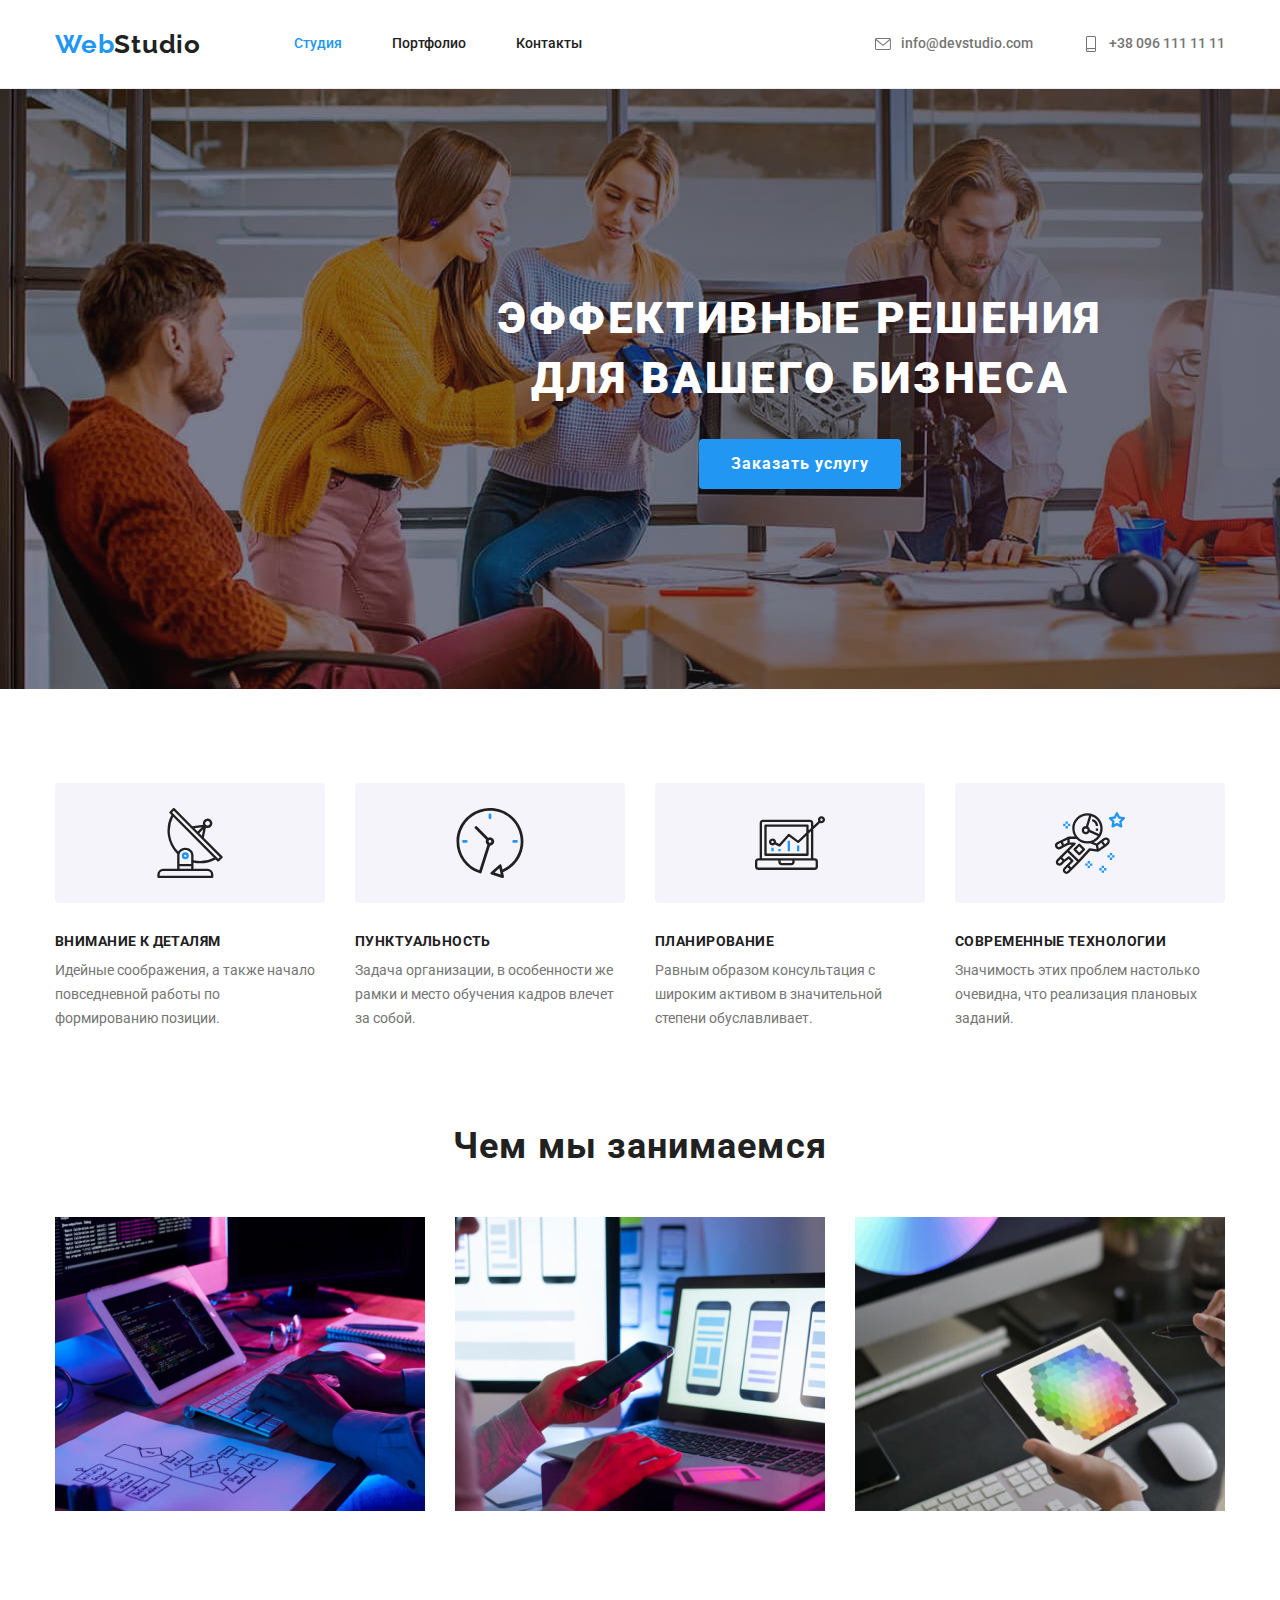
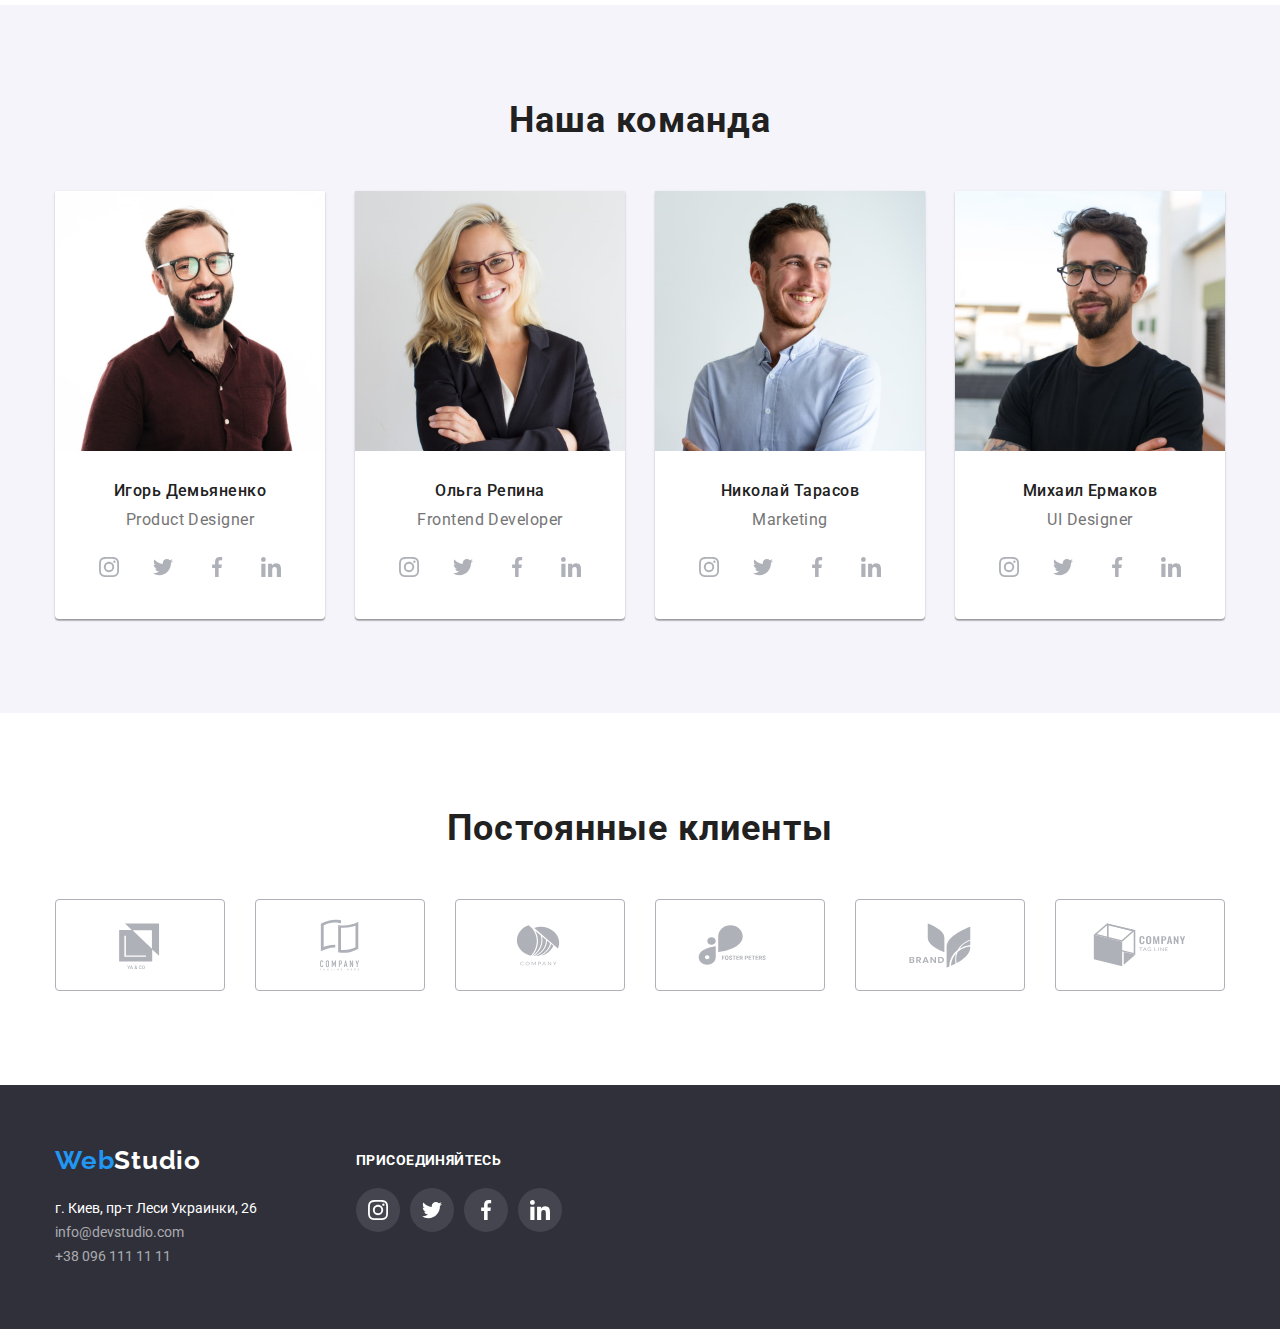
<file: index.html>
<!DOCTYPE html>
<html lang="en">
  <head>
    <meta charset="UTF-8" />
    <meta http-equiv="X-UA-Compatible" content="IE=edge" />
    <meta name="viewport" content="width=device-width, initial-scale=1.0" />
    <title>Document</title>
    <link
      rel="stylesheet"
      href="https://cdnjs.cloudflare.com/ajax/libs/modern-normalize/1.1.0/modern-normalize.min.css"
    />
    <link
      href="https://fonts.googleapis.com/css2?family=Raleway:wght@700&family=Roboto:wght@400;500;700;900&display=swap"
      rel="stylesheet"
    />
    <link rel="stylesheet" href="./styles/styles.css" />
  </head>
  <body>
    <header>
      <div class="container header-container">
        <a class="link upper-logo" href="./index.html"
          ><span class="logo-accent">Web</span>Studio</a
        >
        <nav class="header-nav">
          <ul class="list header-nav">
            <li class="header-list-item"><a class="link nav current" href="./index.html">Студия</a></li>
            <li class="header-list-item">
              <a class="link nav" href="./portfolio.html">Портфолио</a>
            </li>
            <li class="header-list-item"><a class="link nav" href="">Контакты</a></li>
          </ul>
        </nav>
        <ul class="list header-contact-list">
        <li class="header-list-item">
        
            <a class="link contact" href="mailto:info@devstudio.com"><svg class="header-icon">
                    <use href="./images/items.svg#icon-envelope"></use>
                </svg>info@devstudio.com</a>
        </li>
        <li class="header-list-item">
        
            <a class="link contact" href="tel:+380961111111"> <svg class="header-icon">
                    <use href="./images/items.svg#icon-smartphone"></use>
                </svg>+38 096 111 11 11</a>
        </li>
        </ul>
      </div>
    </header>
    <main>
      <!--Банер ефективні рішення-->
      <section class="banner">
        <div class="container banner-container">
          <h1 class="slogan">Эффективные решения для вашего бизнеса</h1>
          <button class="order" type="button">Заказать услугу</button>
        </div>
      </section>
      <!--Перелік переваг-->
      <section class="container advantages-container">
        <div>
          <h2 class="visually-hidden">Наші переваги</h2>
          <ul class="list advantages-list">
            <li class="advantages-item">
                <div class="icon-container"><svg class="advantages-icon">
                    <use href="./images/symbol-defs.svg#icon-antenna"></use>
                </svg></div>
              <h3 class="advantages">Внимание к деталям</h3>
              <p>
                Идейные соображения, а также начало повседневной работы по формированию позиции.
              </p>
            </li>
            
            <li class="advantages-item">
                <div class="icon-container">
                <svg class="advantages-icon">
                    <use href="./images/symbol-defs.svg#icon-clock"></use>
                </svg></div>
              <h3 class="advantages">Пунктуальность</h3>
              <p>
                Задача организации, в особенности же рамки и место обучения кадров влечет за собой.
              </p>
            </li>
            <li class="advantages-item">
                <div class="icon-container">
                <svg class="advantages-icon">
                    <use href="./images/symbol-defs.svg#icon-diagram"></use>
                </svg></div>
              <h3 class="advantages">Планирование</h3>
              <p>
                Равным образом консультация с широким активом в значительной степени обуславливает.
              </p>
            </li>
            <li class="advantages-item">
                <div class="icon-container">
                <svg class="advantages-icon">
                    <use href="./images/symbol-defs.svg#icon-astronaut"></use>
                </svg></div>
              <h3 class="advantages">Современные технологии</h3>
              <p>Значимость этих проблем настолько очевидна, что реализация плановых заданий.</p>
            </li>
          </ul>
        </div>
      </section>
      <!--Чим займаємося-->
      <section>
        <div class="container main-act-container">
          <h2 class="header-2">Чем мы занимаемся</h2>
          <ul class="list main-act-list">
            <li class="main-act-item">
              <img src="./images/image1.jpg" alt="Чоловік друкує" width="370" />
            </li>
            <li class="main-act-item">
              <img src="./images/image2.jpg" alt="Жінка з телефоном" width="370" />
            </li>
            <li class="main-act-item">
              <img src="./images/image3.jpg" alt="Планшет з спектром" width="370" />
            </li>
          </ul>
        </div>
      </section>
      <!--Наша команда-->
      <section class="team-section">
        <div class="container team-container">
          <h2 class="header-2" style="margin-bottom: 50px">Наша команда</h2>
          <ul class="list team-list">
            <li class="team-item">
              <img src="./images/image4.jpg" alt="фото Игорь Демьяненко" width="270" />
              <h4 class="hero">Игорь Демьяненко</h4>
              <p class="hero-description">Product Designer</p>
              <ul class="list social-links">
                <li class="social-item">
                    <a class="social-link" href="">
                        <svg class="social-icon">
                            <use href="./images/items.svg#icon-instagram"></use>
                        </svg>
                    </a>
                </li>
                <li class="social-item">
                    <a class="social-link" href="">
                        <svg class="social-icon">
                            <use href="./images/items.svg#icon-twitter"></use>
                        </svg>
                    </a>
                </li>
                <li class="social-item">
                    <a class="social-link" href="">
                        <svg class="social-icon">
                            <use href="./images/items.svg#icon-facebook"></use>
                        </svg>
                    </a>
                </li>
                <li class="social-item">
                    <a class="social-link" href="">
                        <svg class="social-icon">
                            <use href="./images/items.svg#icon-linkedin"></use>
                        </svg>
                    </a>
                </li>
              </ul>
            </li>
            <li class="team-item">
              <img src="./images/image5.jpg" alt="фото Ольга Репина" width="270" />
              <h4 class="hero">Ольга Репина</h4>
              <p class="hero-description">Frontend Developer</p>
            <ul class="list social-links">
                <li class="social-item">
                    <a class="social-link" href="">
                        <svg class="social-icon">
                            <use href="./images/items.svg#icon-instagram"></use>
                        </svg>
                    </a>
                </li>
                <li class="social-item">
                    <a class="social-link" href="">
                        <svg class="social-icon">
                            <use href="./images/items.svg#icon-twitter"></use>
                        </svg>
                    </a>
                </li>
                <li class="social-item">
                    <a class="social-link" href="">
                        <svg class="social-icon">
                            <use href="./images/items.svg#icon-facebook"></use>
                        </svg>
                    </a>
                </li>
                <li class="social-item">
                    <a class="social-link" href="">
                        <svg class="social-icon">
                            <use href="./images/items.svg#icon-linkedin"></use>
                        </svg>
                    </a>
                </li>
            </ul>
            </li>
            <li class="team-item">
              <img src="./images/image6.jpg" alt="фото Николай Тарасов" width="270" />
              <h4 class="hero">Николай Тарасов</h4>
              <p class="hero-description">Marketing</p>
            <ul class="list social-links">
                <li class="social-item">
                    <a class="social-link" href="">
                        <svg class="social-icon">
                            <use href="./images/items.svg#icon-instagram"></use>
                        </svg>
                    </a>
                </li>
                <li class="social-item">
                    <a class="social-link" href="">
                        <svg class="social-icon">
                            <use href="./images/items.svg#icon-twitter"></use>
                        </svg>
                    </a>
                </li>
                <li class="social-item">
                    <a class="social-link" href="">
                        <svg class="social-icon">
                            <use href="./images/items.svg#icon-facebook"></use>
                        </svg>
                    </a>
                </li>
                <li class="social-item">
                    <a class="social-link" href="">
                        <svg class="social-icon">
                            <use href="./images/items.svg#icon-linkedin"></use>
                        </svg>
                    </a>
                </li>
            </ul>
            </li>
            <li class="team-item">
              <img src="./images/image7.jpg" alt="фото Михаил Ермаков" width="270" />
              <h4 class="hero">Михаил Ермаков</h4>
              <p class="hero-description">UI Designer</p>
            <ul class="list social-links">
                <li class="social-item">
                    <a class="social-link" href="">
                        <svg class="social-icon">
                            <use href="./images/items.svg#icon-instagram"></use>
                        </svg>
                    </a>
                </li>
                <li class="social-item">
                    <a class="social-link" href="">
                        <svg class="social-icon">
                            <use href="./images/items.svg#icon-twitter"></use>
                        </svg>
                    </a>
                </li>
                <li class="social-item">
                    <a class="social-link" href="">
                        <svg class="social-icon">
                            <use href="./images/items.svg#icon-facebook"></use>
                        </svg>
                    </a>
                </li>
                <li class="social-item">
                    <a class="social-link" href="">
                        <svg class="social-icon">
                            <use href="./images/items.svg#icon-linkedin"></use>
                        </svg>
                    </a>
                </li>
            </ul>
            </li>
          </ul>
        </div>
      </section>
      <!--Постійні клієнти-->
      <section class="customers-section">
        <div class="container customers-container">
        <h2 class="header-2" style="margin-bottom: 50px">Постоянные клиенты</h2>
        <ul class="list customers-list">
          <li class="customer-item">
                           <svg class="customer-icon">
                    <use href="./images/items.svg#icon-Logo-1"></use>
                </svg>
                      </li>
            <li class="customer-item">
                
                            <svg class="customer-icon">
                    <use href="./images/items.svg#icon-Logo-2"></use>
                    </svg>
               
            </li>
            <li class="customer-item">
                
                            <svg class="customer-icon">
                    <use href="./images/items.svg#icon-Logo-3"></use>
                    </svg>
               
            </li>
            <li class="customer-item">
                
                            <svg class="customer-icon">
                    <use href="./images/items.svg#icon-Logo-4"></use>
                    </svg>
                
            </li>
            <li class="customer-item">
                
                            <svg class="customer-icon">
                    <use href="./images/items.svg#icon-Logo-5"></use>
                    </svg>
                
            </li>
            <li class="customer-item">
               
                            <svg class="customer-icon">
                    <use href="./images/items.svg#icon-Logo-6"></use>
                    </svg>
               
            </li>

        </ul>
    </div>
      </section>
    </main>
    <footer>
      <div class="container footer-container">
        <div class="container footer-address">
          <a class="link logo" href="./index.html"><span class="logo-accent">Web</span>Studio</a>

          <address>
            <ul class="list address">
              <li><a class="link" href="">г. Киев, пр-т Леси Украинки, 26</a></li>
              <li>
                <a class="link mail-tel" href="mailto:info@devstudio.com">info@devstudio.com</a>
              </li>
              <li><a class="link mail-tel" href="tel:+380961111111">+38 096 111 11 11 </a></li>
            </ul>
          </address>
        </div>

        <div class="container join-cont">
          <h3 class="join">Присоединяйтесь</h3>
          <ul class="list social-links footer">
            <li class="social-item"><a class="social-link" href=""><svg class="social-icon footer-icon">
                <use href="./images/items.svg#icon-instagram"></use>
            </svg></a></li>
            <li class="social-item"><a class="social-link" href=""><svg class="social-icon footer-icon">
                <use href="./images/items.svg#icon-twitter"></use>
            </svg></a></li>
            <li class="social-item"><a class="social-link" href=""><svg class="social-icon footer-icon">
                <use href="./images/items.svg#icon-facebook"></use>
            </svg></a></li>
            <li class="social-item"><a class="social-link" href=""><svg class="social-icon footer-icon">
                <use href="./images/items.svg#icon-linkedin"></use>
            </svg></a></li>
          </ul>
        </div>
      </div>
    </footer>
  </body>
</html>
</file>
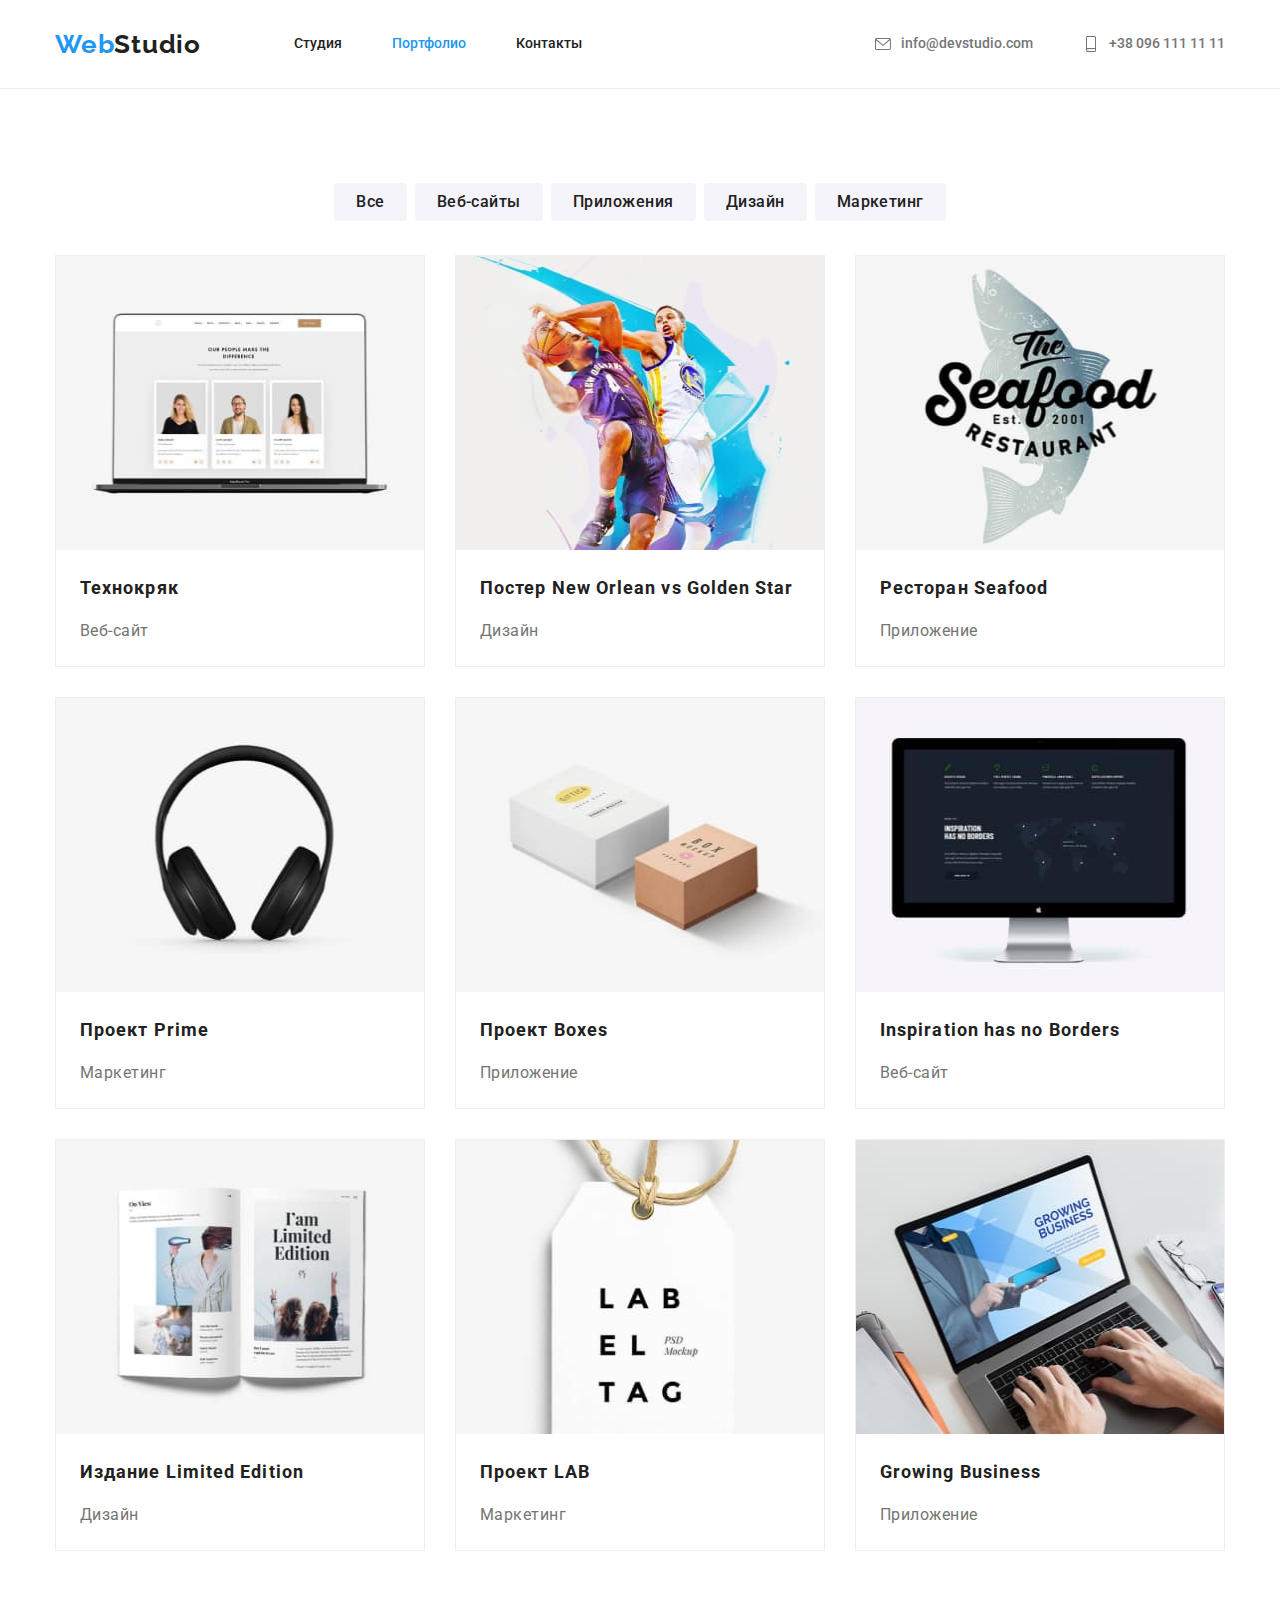
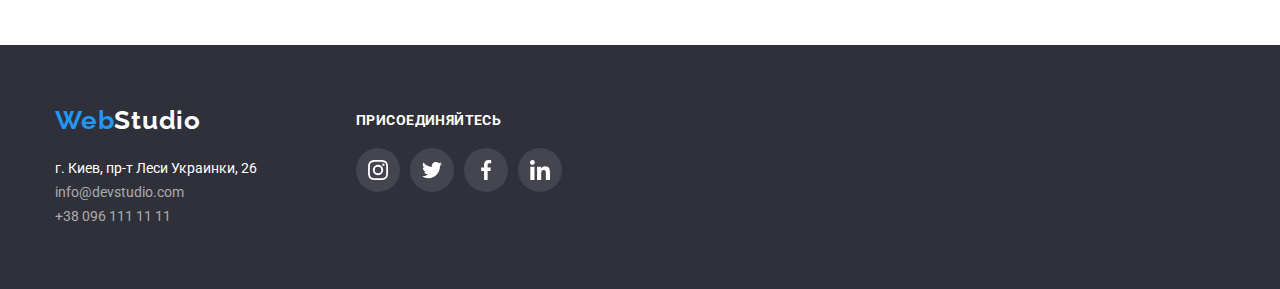
<file: portfolio.html>
<!DOCTYPE html>
<html lang="en">

<head>
    <meta charset="UTF-8">
    <meta http-equiv="X-UA-Compatible" content="IE=edge">
    <meta name="viewport" content="width=device-width, initial-scale=1.0">
    <title>Document</title>
    <link rel="stylesheet" href="https://cdnjs.cloudflare.com/ajax/libs/modern-normalize/1.1.0/modern-normalize.min.css">
    <link
        href="https://fonts.googleapis.com/css2?family=Raleway:wght@700&family=Roboto:wght@400;500;700;900&display=swap"
        rel="stylesheet">
    <link rel="stylesheet" href="./styles/styles.css">
</head>

<body>
    <header>
        <div class="container header-container">
            <a class="link upper-logo" href="./index.html"><span class="logo-accent">Web</span>Studio</a>
            <nav class="header-nav">
                <ul class="list header-nav">
                    <li class="header-list-item"><a class="link nav" href="./index.html">Студия</a></li>
                    <li class="header-list-item">
                        <a class="link nav current" href="./portfolio.html">Портфолио</a>
                    </li>
                    <li class="header-list-item"><a class="link nav" href="">Контакты</a></li>
                </ul>
            </nav>
            <ul class="list header-contact-list">
                <li class="header-list-item">
                    
                    <a class="link contact" href="mailto:info@devstudio.com"><svg class="header-icon">
                        <use href="./images/items.svg#icon-envelope"></use>
                    </svg>info@devstudio.com</a>
                </li>
                <li class="header-list-item">
                   
                    <a class="link contact" href="tel:+380961111111"> <svg class="header-icon">
                        <use href="./images/items.svg#icon-smartphone"></use>
                    </svg>+38 096 111 11 11</a>
                </li>
            </ul>
        </div>
    </header>
   
    <main>
        
        <section>
        <div class="container portfolio-container">    
            <h1 class="visually-hidden">Портфоліо</h1>
            <ul class="list filter-list">
                <li class="filter-item"><button type="button" class="button filter">Все</button></li>
                <li class="filter-item"><button type="button" class="button filter">Веб-сайты</button></li>
                <li class="filter-item"><button type="button" class="button filter">Приложения</button></li>
                <li class="filter-item"><button type="button" class="button filter">Дизайн</button></li>
                <li class="filter-item"><button type="button" class="button filter">Маркетинг</button></li>
            </ul>
        <ul class="list project-list">
            <li class="project-item"><a class="link project-link" href=""><img class="image" src="./images/img-7.jpg" alt="Ноутбук вебсторінка">
                <h2 class="project">Технокряк</h2>
                <p class="project-class">Веб-сайт</p></a></li>
            <li class="project-item"><a class="link project-link" href=""><img class="image" src="./images/img-8.jpg" alt="Постер баскетбол">
                <h2 class="project">Постер New Orlean vs Golden Star</h2>
                <p class="project-class">Дизайн</p></a></li>
            <li class="project-item"><a class="link project-link" href=""><img class="image" src="./images/img-9.jpg" alt="Логотип рибного ресторану">
                <h2 class="project">Ресторан Seafood</h2>
                <p class="project-class">Приложение</p></a></li>
            <li class="project-item"><a class="link project-link" href=""><img class="image" src="./images/img-10.jpg" alt="Навушники">
                <h2 class="project">Проект Prime</h2>
                <p class="project-class">Маркетинг</p></a></li>
            <li class="project-item"><a class="link project-link" href=""><img class="image" src="./images/img-11.jpg" alt="Дві коробки">
                <h2 class="project">Проект Boxes</h2>
                <p class="project-class">Приложение</p></a></li>
            <li class="project-item"><a class="link project-link" href=""><img class="image" src="./images/img-12.jpg" alt="Монітор">
                <h2 class="project">Inspiration has no Borders</h2>
                <p class="project-class">Веб-сайт</p></a></li>
            <li class="project-item"><a class="link project-link" href=""><img class="image" src="./images/img-13.jpg" alt="Журнал">
                <h2 class="project">Издание Limited Edition</h2>
                <p class="project-class">Дизайн</p></a></li>
            <li class="project-item"><a class="link project-link" href=""><img class="image" src="./images/img-14.jpg" alt="Етикетка">
                <h2 class="project">Проект LAB</h2>
                <p class="project-class">Маркетинг</p></a></li>
            <li class="project-item"><a class="link project-link" href=""><img class="image" src="./images/img-15.jpg" alt="Чоловік друкує">
                <h2 class="project">Growing Business</h2>
                <p class="project-class">Приложение</p></a></li>
      </ul>
    </div>
    </section>
    
    </main>
    <footer>
        <div class="container footer-container">
            <div class="container footer-address">
                <a class="link logo" href="./index.html"><span class="logo-accent">Web</span>Studio</a>
    
                <address>
                    <ul class="list address">
                        <li><a class="link" href="">г. Киев, пр-т Леси Украинки, 26</a></li>
                        <li>
                            <a class="link mail-tel" href="mailto:info@devstudio.com">info@devstudio.com</a>
                        </li>
                        <li><a class="link mail-tel" href="tel:+380961111111">+38 096 111 11 11 </a></li>
                    </ul>
                </address>
            </div>
    
            <div class="container join-cont">
                <h3 class="join">Присоединяйтесь</h3>
                <ul class="list social-links footer">
                    <li class="social-item"><a class="social-link" href=""><svg class="social-icon footer-icon">
                                <use href="./images/items.svg#icon-instagram"></use>
                            </svg></a></li>
                    <li class="social-item"><a class="social-link" href=""><svg class="social-icon footer-icon">
                                <use href="./images/items.svg#icon-twitter"></use>
                            </svg></a></li>
                    <li class="social-item"><a class="social-link" href=""><svg class="social-icon footer-icon">
                                <use href="./images/items.svg#icon-facebook"></use>
                            </svg></a></li>
                    <li class="social-item"><a class="social-link" href=""><svg class="social-icon footer-icon">
                                <use href="./images/items.svg#icon-linkedin"></use>
                            </svg></a></li>
                </ul>
            </div>
        </div>
    </footer>
    
    </body>
    
    </html>
</file>
<file: styles/styles.css>
:root {
  --main-font: Roboto;
  --logo-font: Raleway;
  --header-color: #212121;
  --text-color: #757575;
  --text-accent-color: #ffffff;
  --accent-color: #2196f3;
  --button-hover-color: #188ce8;
  --button-color: #f5f4fa;
  --footer-color: #2f303a;
  --frame-border-color: #ececec;
  --portfolio-frame-color: #eeeeee;
  --logo-color: #afb1b8;
}

.visually-hidden {
  clip: rect(0 0 0 0);
  clip-path: inset(50%);
  height: 1px;
  overflow: hidden;
  position: absolute;
  white-space: nowrap;
  width: 1px;
}

body {
  font-family: var(--main-font), sans-serif;
  font-weight: 400;
  font-size: 14px;
  line-height: 1.71;
  color: var(--text-color);
}
h1,
h2,
h3,
h4,
p {
  margin: 0;
}

img {
  display: block;
  max-width: 100%;
  height: auto;
}

.container {
  width: 1200px;
  padding: 0px 15px;
  margin-left: auto;
  margin-right: auto;
}

.header-container {
  display: flex;
  align-items: center;
}

header {
  border-bottom: 1px solid;
  border-color: var(--frame-border-color);
}

.header-icon{
    width: 16px;
    height: 16px;
    margin-right: 10px;
    fill: var(--text-color);
}



.contact:hover .header-icon,
.contact:focus .header-icon {
    fill: var(--accent-color);
}

.banner-container {
    padding-top: 200px;
  padding-bottom: 200px;
   background-image: linear-gradient(to right, rgba(47, 48, 58, 0.1), rgba(47, 48, 58, 0.4)),
    url(../images/banner-bckgr.jpg);
  background-repeat: no-repeat;
  background-position: center;
  background-size: cover;
  width: 1600px;
}

.advantages-container {
  padding-top: 94px;
  padding-bottom: 94px;
}

.team-container {
  width: 1200px;
}

.footer-container {
  display: flex;
    align-items: center;
  padding-top: 60px;
  padding-bottom: 60px;
  
}

.footer-address{
    padding: 0px;
    max-width: 231px;
  
   

}

.header-container .header-contact-list {
  display: flex;
  margin-left: auto;
}

.portfolio-container {
  display: flex;
  flex-direction: column;
  padding-top: 94px;
  padding-bottom: 94px;
}
.header-list-item {
  padding-top: 32px;
  padding-bottom: 32px;
  align-items: baseline;
}

.header-list-item:not(:last-child) {
  margin-right: 50px;
}

.logo {
  font-family: var(--logo-font), sans-serif;
  color: var(--text-accent-color);
  font-weight: 700;
  font-size: 26px;
  line-height: 1.19;
  letter-spacing: 0.03em;
}
.upper-logo {
  font-family: var(--logo-font), sans-serif;
  color: var(--header-color);
  font-weight: 700;
  font-size: 26px;
  line-height: 1.19;
  letter-spacing: 0.03em;
  margin-left: auto;
}

.logo-accent {
  color: var(--accent-color);
}

.header-nav {
  display: flex;
  margin-left: 93px;
}

.list {
  list-style: none;
  padding: 0;
  margin: 0;
}

.link {
  text-decoration: none;
  list-style: none;
  margin: 0;
  padding: 0;
  cursor: pointer;
}

.nav {
  font-weight: 500;
  line-height: 1.15;
  color: var(--header-color);
  padding-top: 32px;
  padding-bottom: 32px;
}
.nav:hover,
.nav:focus {
  color: var(--accent-color);
  cursor: pointer;
}
.contact {
          display: flex;
            align-items: center;
  color: var(--text-color);
  font-weight: 500;
  line-height: 1.14;

}
.contact:hover,
.contact:focus {
  color: var(--accent-color);
}
.slogan {
    margin: 0 auto;
  font-weight: 900;
  font-size: 44px;
  line-height: 1.36;
  text-align: center;
  letter-spacing: 0.06em;
  text-transform: uppercase;
  color: var(--text-accent-color);
  width: 696px;
  height: 120px;
}
button.order {
  background-color: var(--accent-color);
  color: var(--text-accent-color);
  font-weight: 700;
  font-size: 16px;
  line-height: 1.88;
  display: flex;
  align-items: center;
  text-align: center;
  letter-spacing: 0.06em;
  cursor: pointer;
  border: none;
  border-radius: 4px;
  padding: 10px 32px;
  margin: 30px auto 0;
}

button.order:hover,
button.order:focus {
  background-color: var(--button-hover-color);
  color: var(--text-accent-color);
}

.advantages, .join {
  font-weight: 700;
  font-size: 14px;
  line-height: 1.15;
  letter-spacing: 0.03em;
  text-transform: uppercase;
  color: var(--header-color);
  margin-bottom: 10px;
}
.join-cont .join{
    color: var(--text-accent-color);
    margin-bottom: 20px;
}

.advantages-list {
  display: flex;
  justify-content: space-between;
  padding: 0;
  margin: 0;
}

.main-act-list {
  display: flex;
  padding-top: 50px;
  padding-bottom: 94px;
}

.main-act-item:not(:last-child) {
  margin-right: 30px;
}

.advantages-item:not(:last-child) {
  margin-right: 30px;
}
.icon-container{
display: flex;
justify-content: center;
    align-items: center;
width: 270px;
    height: 120px;
    border-radius: 4px;
    background-color: var(--button-color);
    margin-bottom: 30px;
}
.advantages-icon{ 
        width: 70px;
    height: 70px;
      }



.header-2 {
  font-weight: 700;
  font-size: 36px;
  line-height: 1.17;
  text-align: center;
  letter-spacing: 0.03em;
  color: var(--header-color);
}

.team-section {
  background-color: var(--button-color);
  padding-top: 94px;
  padding-bottom: 94px;
}
.team-list {
  display: flex;
  justify-content: space-between;
}
.team-item {
  display: flex;
  flex-direction: column;
  justify-content: center;
  box-shadow: 0px 1px 3px rgba(0, 0, 0, 0.12), 0px 1px 1px rgba(0, 0, 0, 0.14),
    0px 2px 1px rgba(0, 0, 0, 0.2);
  border-radius: 0px 0px 4px 4px;
  background-color: var(--text-accent-color);
}

.team-item:not(:last-clild) {
  margin-right: 30px;
}
.hero {
  font-weight: 500;
  font-size: 16px;
  line-height: 1.19;
  text-align: center;
  letter-spacing: 0.03em;
  color: var(--header-color);
  margin-bottom: 10px;
  margin-top: 30px;
}

.hero-description {
  font-size: 16px;
  line-height: 1.19;
  text-align: center;
  letter-spacing: 0.03em;
  margin-bottom: 16px;
}

.customers-container {
  padding-top: 94px;
  padding-bottom: 94px;
}

.customers-list{
    display: flex;
    align-items: center;
}
.customer-item {
    padding: 16px 32px;
    display: flex;
    width: 170px;
    height: 92px;
    border: 1px solid rgba(175, 177, 184, 1);
    border-radius: 4px;
   
    
    
}

.customer-item:hover,
.customer-item:focus {
    border-color: var(--accent-color);
    cursor: pointer;

}
.customer-item:not(:last-child){
    margin-right: 30px;
}
.customer-icon{
    width: 106px;
    height: 60px;
    fill: var(--logo-color);
}
.customer-item:hover .customer-icon,
.customer-item:focus .customer-icon{
    fill: var(--accent-color);
}

.address .link {
  font-style: normal;
  color: var(--text-accent-color);
}

.list .filter {
  background-color: var(--button-color);
  color: var(--header-color);
  font-weight: 500;
  font-size: 16px;
  line-height: 1.62;
  text-align: center;
  letter-spacing: 0.03em;
}

.filter-list {
  display: flex;
  justify-content: center;
  margin-bottom: 34px;
}

.button.filter {
  padding: 6px 22px;
  align-items: center;
  border: none;
  border-radius: 4px;
}

.filter-item:not(:last-child) {
  margin-right: 8px;
}

button.filter:hover,
button.filter:focus {
  background-color: var(--accent-color);
  color: var(--text-accent-color);
  cursor: pointer;
box-shadow: 0px 3px 1px rgba(0, 0, 0, 0.1), 0px 1px 2px rgba(0, 0, 0, 0.08), 0px 2px 2px rgba(0, 0, 0, 0.12);
}

.image {
  width: 370px;
  height: 294px;
}

.project {
  color: var(--header-color);
  font-weight: 700;
  font-size: 18px;
  line-height: 2;
  letter-spacing: 0.06em;
  padding-top: 20px;
  margin-bottom: 10px;
  padding-left: 24px;
}

.project-class {
  color: var(--text-color);
  font-weight: 400;
  font-size: 16px;
  line-height: 1.88;
  letter-spacing: 0.03em;
  padding-bottom: 20px;
  padding-left: 24px;
}

.project-list {
  display: flex;
  flex-wrap: wrap;
}

.project-item:hover ,
.project-item:focus {
    box-shadow: 0px 1px 1px rgba(0, 0, 0, 0.12), 0px 4px 4px rgba(0, 0, 0, 0.06), 1px 4px 6px rgba(0, 0, 0, 0.16);

}

.project-item {
  border: 1px solid;
  border-color: var(--portfolio-frame-color);
  margin-right: 30px;
  margin-bottom: 30px;
  width: 370px;
}

.project-item:nth-child(3n) {
  margin-right: 0px;
}
.project-item:nth-last-child(-n + 3) {
  margin-bottom: 0px;
}

footer,
.banner {
  background-color: var(--footer-color);

}
.banner{
    max-width: 1600px;
        margin-left: auto;
        margin-right: auto;
}
.header-list-item .current {
  color: var(--accent-color);
}

.address .mail-tel {
  color: rgba(255, 255, 255, 0.6);
}

.address .link:hover,
.address .link:focus {
  color: var(--accent-color);
}

.address {
display: flex;
flex-direction: column;
max-width: 231px;
  margin-top: 20px;
  margin-right: 0px;
  max-width:231px;
  margin-right: 0;


}
.social-links {
  display: flex;
  justify-content: center;
  margin-bottom: 30px;
}
.social-links.footer{
    justify-content: left;

}
.social-item {
  display: flex;
}

.social-item:not(:last-child) {
  margin-right: 10px;
}

.social-link {
  display: flex;
  align-items: center;
  justify-content: center;
  width: 44px;
  height: 44px;
  border-radius: 50%;
  background-color: rgba(255, 255, 255, 0.1);
}


.social-link:hover,
:focus {
  background-color: var(--accent-color);
}
.social-icon {
  width: 20px;
  height: 20px;
  fill: var(--logo-color)
}
.social-icon.footer-icon{
    fill: var(--text-accent-color);
}
.social-link:hover .social-icon, 
.social-link:focus .social-icon{
  fill: var(--text-accent-color);
}
.join-cont {
   margin-left: 70px;
  padding: 0px;
  
}
</file>
